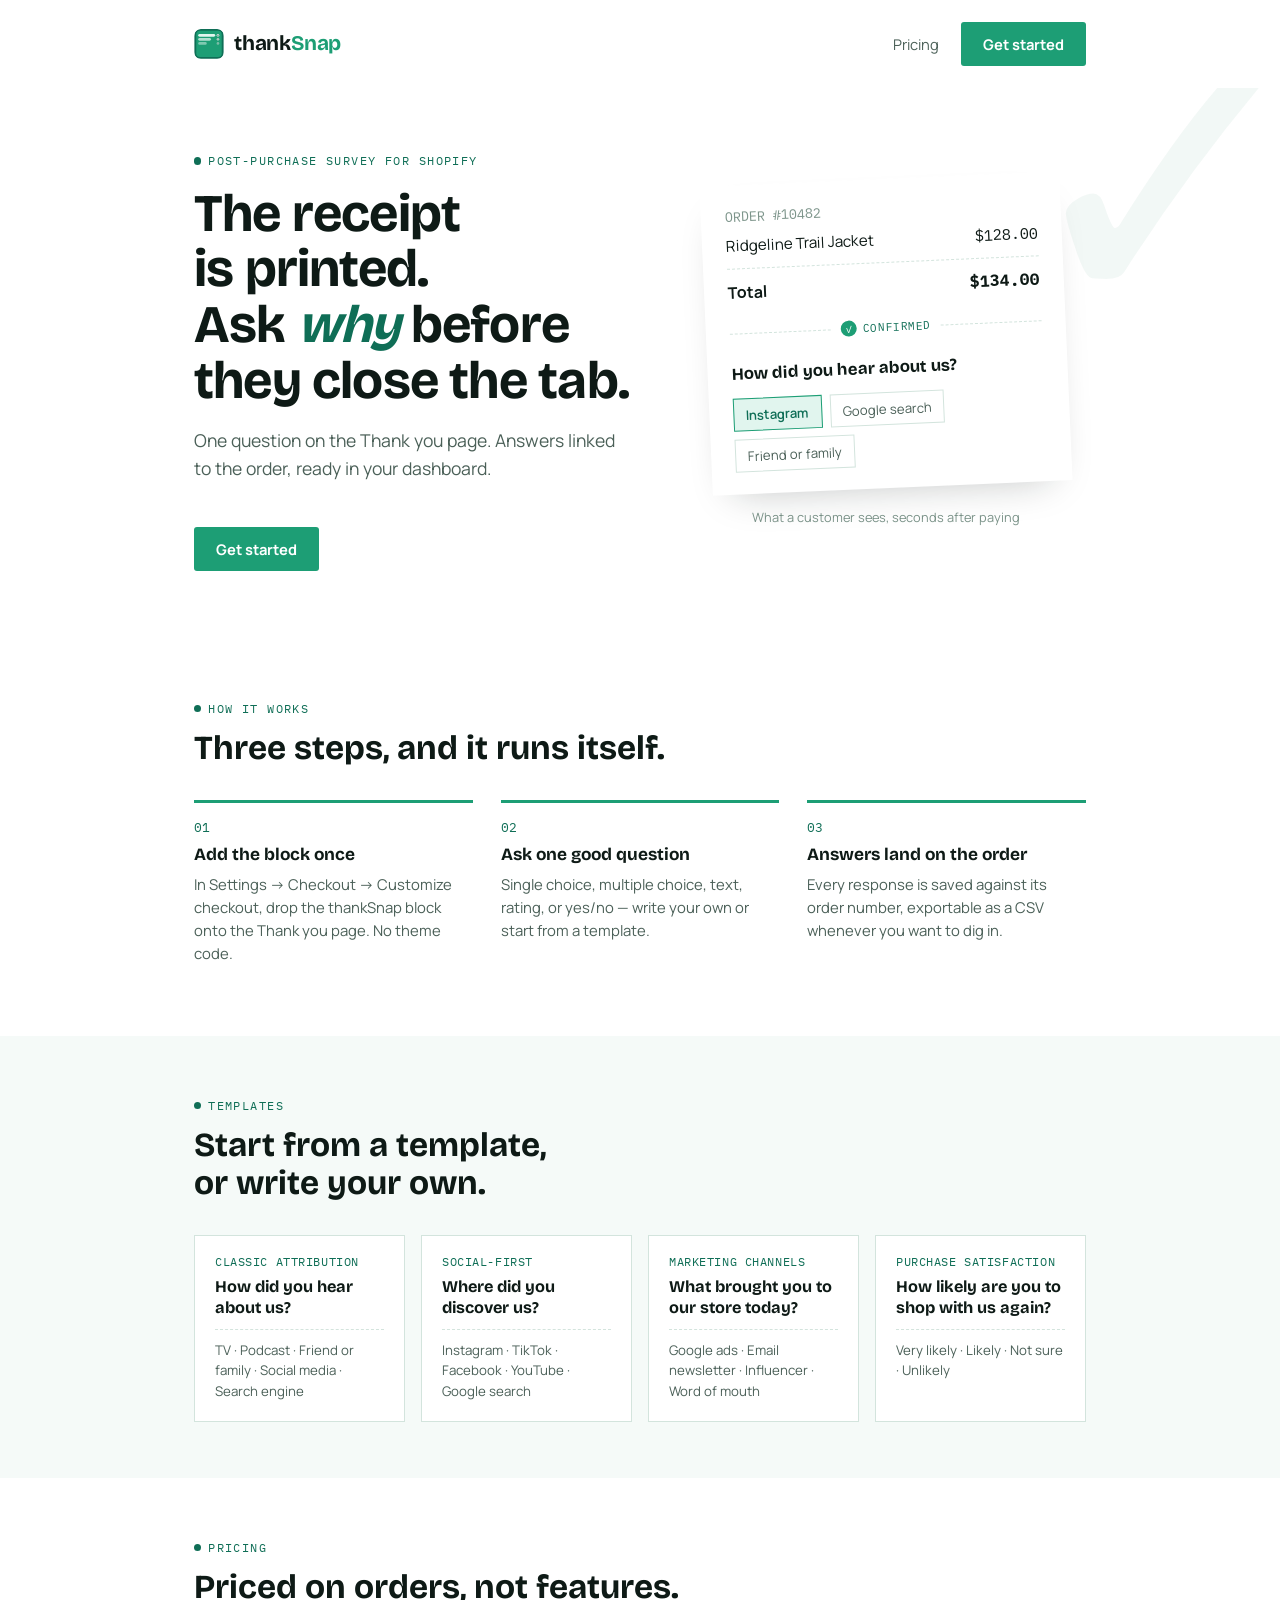
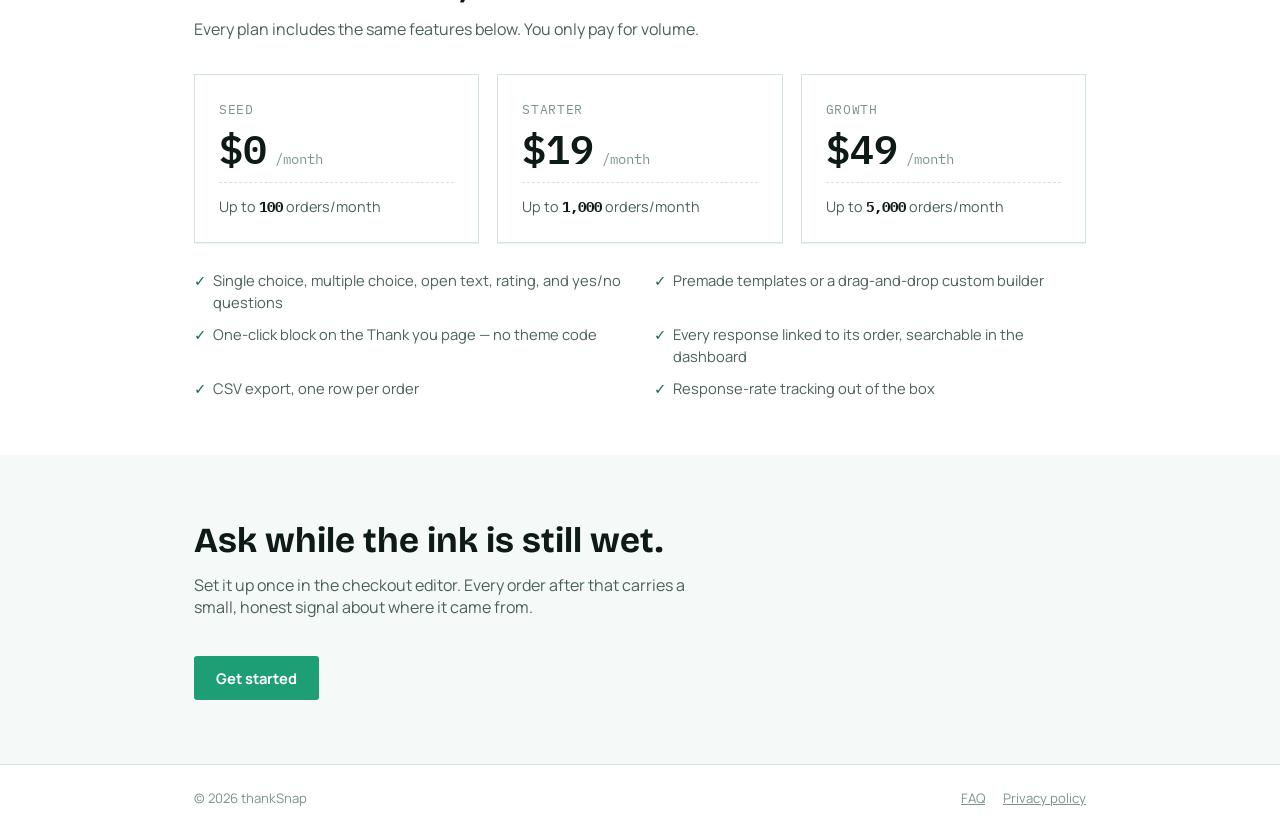
<file: index.html>
<!--
  thankSnap marketing site — https://thanksnap.com

  Three pages, one shared stylesheet (styles.css) and nav/footer shell:
    index.html   - this page, the pitch
    privacy.html - privacy policy
    faq.html     - frequently asked questions

  No JavaScript anywhere on the site (see vercel.json's `script-src
  'none'`) - nothing here needs it, including the FAQ accordion, which
  uses native <details>/<summary> rather than a script.
-->
<!doctype html>
<html lang="en">
<head>
<meta charset="UTF-8">
<meta name="viewport" content="width=device-width, initial-scale=1">
<title>thankSnap — Post-purchase survey for Shopify</title>
<meta name="description" content="Ask one question on the Shopify Thank you page. Answers linked to the order, ready in your dashboard.">
<link rel="icon" href="/favicon.svg" type="image/svg+xml">
<link rel="preconnect" href="https://fonts.googleapis.com">
<link rel="preconnect" href="https://fonts.gstatic.com" crossorigin>
<!-- Bricolage Grotesque: headlines. Manrope: body/UI text. IBM Plex Mono:
     order numbers, prices, percentages - anywhere digits should line up. -->
<link rel="stylesheet" href="https://fonts.googleapis.com/css2?family=Bricolage+Grotesque:ital,opsz,wght@0,12..96,200..800;1,12..96,200..800&family=Manrope:wght@400;500;600;700;800&family=IBM+Plex+Mono:wght@400;500;600&display=swap">
<link rel="stylesheet" href="/styles.css">
</head>
<body>

<nav class="nav">
  <div class="wrap">
    <a class="brand-lockup" href="#">
      <svg class="logo-mark" viewBox="0 0 1573 1608" role="img" aria-label="thankSnap">
        <rect x="104" y="100" width="1365" height="1400" rx="200" stroke="#0F6E56" stroke-width="200" stroke-linejoin="round"/>
        <rect x="104" y="100" width="1365" height="1400" rx="200" fill="#1D9E75"/>
        <rect x="208.65" y="263.33" width="910" height="145.83" rx="72.92" fill="#E1F5EE"/>
        <rect opacity="0.5" x="208.65" y="702" width="455" height="145.83" rx="72.92" fill="#E1F5EE"/>
        <rect opacity="0.75" x="208.65" y="482.67" width="682.5" height="145.83" rx="72.92" fill="#E1F5EE"/>
        <ellipse cx="1267.09" cy="336.25" rx="71.09" ry="72.92" fill="#D9D9D9"/>
        <ellipse opacity="0.5" cx="1267.09" cy="774.92" rx="71.09" ry="72.92" fill="#D9D9D9"/>
        <ellipse opacity="0.75" cx="1267.09" cy="555.58" rx="71.09" ry="72.92" fill="#D9D9D9"/>
        <ellipse cx="1267.66" cy="335.67" rx="28.44" ry="29.17" fill="#0F6E56"/>
      </svg>
      <span class="brand">thank<span class="accent">Snap</span></span>
    </a>
    <div class="nav-actions">
      <a class="btn-ghost" href="#pricing">Pricing</a>
      <a class="btn btn-primary" href="https://app.thanksnap.com">Get started</a>
    </div>
  </div>
</nav>

<header class="hero">
  <span class="mark" aria-hidden="true">&#10003;</span>
  <div class="wrap">
    <div>
      <span class="label">Post-purchase survey for Shopify</span>
      <h1>The receipt is printed.<br>Ask <em>why</em> before they close the tab.</h1>
      <p class="lede">One question on the Thank you page. Answers linked to the order, ready in your dashboard.</p>
      <a class="btn btn-primary" href="https://app.thanksnap.com">Get started</a>
    </div>

    <div>
      <div class="receipt" aria-hidden="true">
        <div class="receipt-top">
          <div class="order-no">ORDER #10482</div>
          <div class="order-line"><span>Ridgeline Trail Jacket</span><span class="num">$128.00</span></div>
          <div class="receipt-total"><span>Total</span><span class="num">$134.00</span></div>
        </div>
        <div class="receipt-divider">
          <span class="rule"></span>
          <span class="confirmed"><span class="dot-mark">&#10003;</span> Confirmed</span>
          <span class="rule"></span>
        </div>
        <div class="receipt-bottom">
          <div class="ask">How did you hear about us?</div>
          <div class="chip-row">
            <span class="chip picked">Instagram</span>
            <span class="chip">Google search</span>
            <span class="chip">Friend or family</span>
          </div>
        </div>
      </div>
      <p class="receipt-caption">What a customer sees, seconds after paying</p>
    </div>
  </div>
</header>

<section id="how-it-works">
  <div class="wrap">
    <div class="section-head">
      <span class="label">How it works</span>
      <h2>Three steps, and it runs itself.</h2>
    </div>
    <div class="steps">
      <div class="step">
        <div class="step-no">01</div>
        <h3>Add the block once</h3>
        <p>In Settings &rarr; Checkout &rarr; Customize checkout, drop the thankSnap block onto the Thank you page. No theme code.</p>
      </div>
      <div class="step">
        <div class="step-no">02</div>
        <h3>Ask one good question</h3>
        <p>Single choice, multiple choice, text, rating, or yes/no &mdash; write your own or start from a template.</p>
      </div>
      <div class="step">
        <div class="step-no">03</div>
        <h3>Answers land on the order</h3>
        <p>Every response is saved against its order number, exportable as a CSV whenever you want to dig in.</p>
      </div>
    </div>
  </div>
</section>

<section class="sunk" id="templates">
  <div class="wrap">
    <div class="section-head">
      <span class="label">Templates</span>
      <h2>Start from a template, or write your own.</h2>
    </div>
    <div class="stub-row">
      <div class="stub">
        <div class="stub-name">Classic attribution</div>
        <div class="stub-q">How did you hear about us?</div>
        <div class="stub-opts">TV &middot; Podcast &middot; Friend or family &middot; Social media &middot; Search engine</div>
      </div>
      <div class="stub">
        <div class="stub-name">Social-first</div>
        <div class="stub-q">Where did you discover us?</div>
        <div class="stub-opts">Instagram &middot; TikTok &middot; Facebook &middot; YouTube &middot; Google search</div>
      </div>
      <div class="stub">
        <div class="stub-name">Marketing channels</div>
        <div class="stub-q">What brought you to our store today?</div>
        <div class="stub-opts">Google ads &middot; Email newsletter &middot; Influencer &middot; Word of mouth</div>
      </div>
      <div class="stub">
        <div class="stub-name">Purchase satisfaction</div>
        <div class="stub-q">How likely are you to shop with us again?</div>
        <div class="stub-opts">Very likely &middot; Likely &middot; Not sure &middot; Unlikely</div>
      </div>
    </div>
  </div>
</section>

<section id="pricing">
  <div class="wrap">
    <div class="section-head">
      <span class="label">Pricing</span>
      <h2>Priced on orders, not features.</h2>
      <p>Every plan includes the same features below. You only pay for volume.</p>
    </div>
    <div class="price-row">
      <div class="price-card">
        <div class="tier-name">Seed</div>
        <div class="tier-price num">$0<span class="per"> /month</span></div>
        <div class="tier-cap">Up to <b>100</b> orders/month</div>
      </div>
      <div class="price-card">
        <div class="tier-name">Starter</div>
        <div class="tier-price num">$19<span class="per"> /month</span></div>
        <div class="tier-cap">Up to <b>1,000</b> orders/month</div>
      </div>
      <div class="price-card">
        <div class="tier-name">Growth</div>
        <div class="tier-price num">$49<span class="per"> /month</span></div>
        <div class="tier-cap">Up to <b>5,000</b> orders/month</div>
      </div>
    </div>
    <ul class="feature-list">
      <li>Single choice, multiple choice, open text, rating, and yes/no questions</li>
      <li>Premade templates or a drag-and-drop custom builder</li>
      <li>One-click block on the Thank you page &mdash; no theme code</li>
      <li>Every response linked to its order, searchable in the dashboard</li>
      <li>CSV export, one row per order</li>
      <li>Response-rate tracking out of the box</li>
    </ul>
  </div>
</section>

<section class="closer sunk">
  <div class="wrap">
    <h2>Ask while the ink is still wet.</h2>
    <p>Set it up once in the checkout editor. Every order after that carries a small, honest signal about where it came from.</p>
    <a class="btn btn-primary" href="https://app.thanksnap.com">Get started</a>
  </div>
</section>

<footer>
  <div class="wrap">
    <span>&copy; 2026 thankSnap</span>
    <div class="footer-links">
      <a href="/faq">FAQ</a>
      <a href="/privacy">Privacy policy</a>
    </div>
  </div>
</footer>

</body>
</html>
</file>
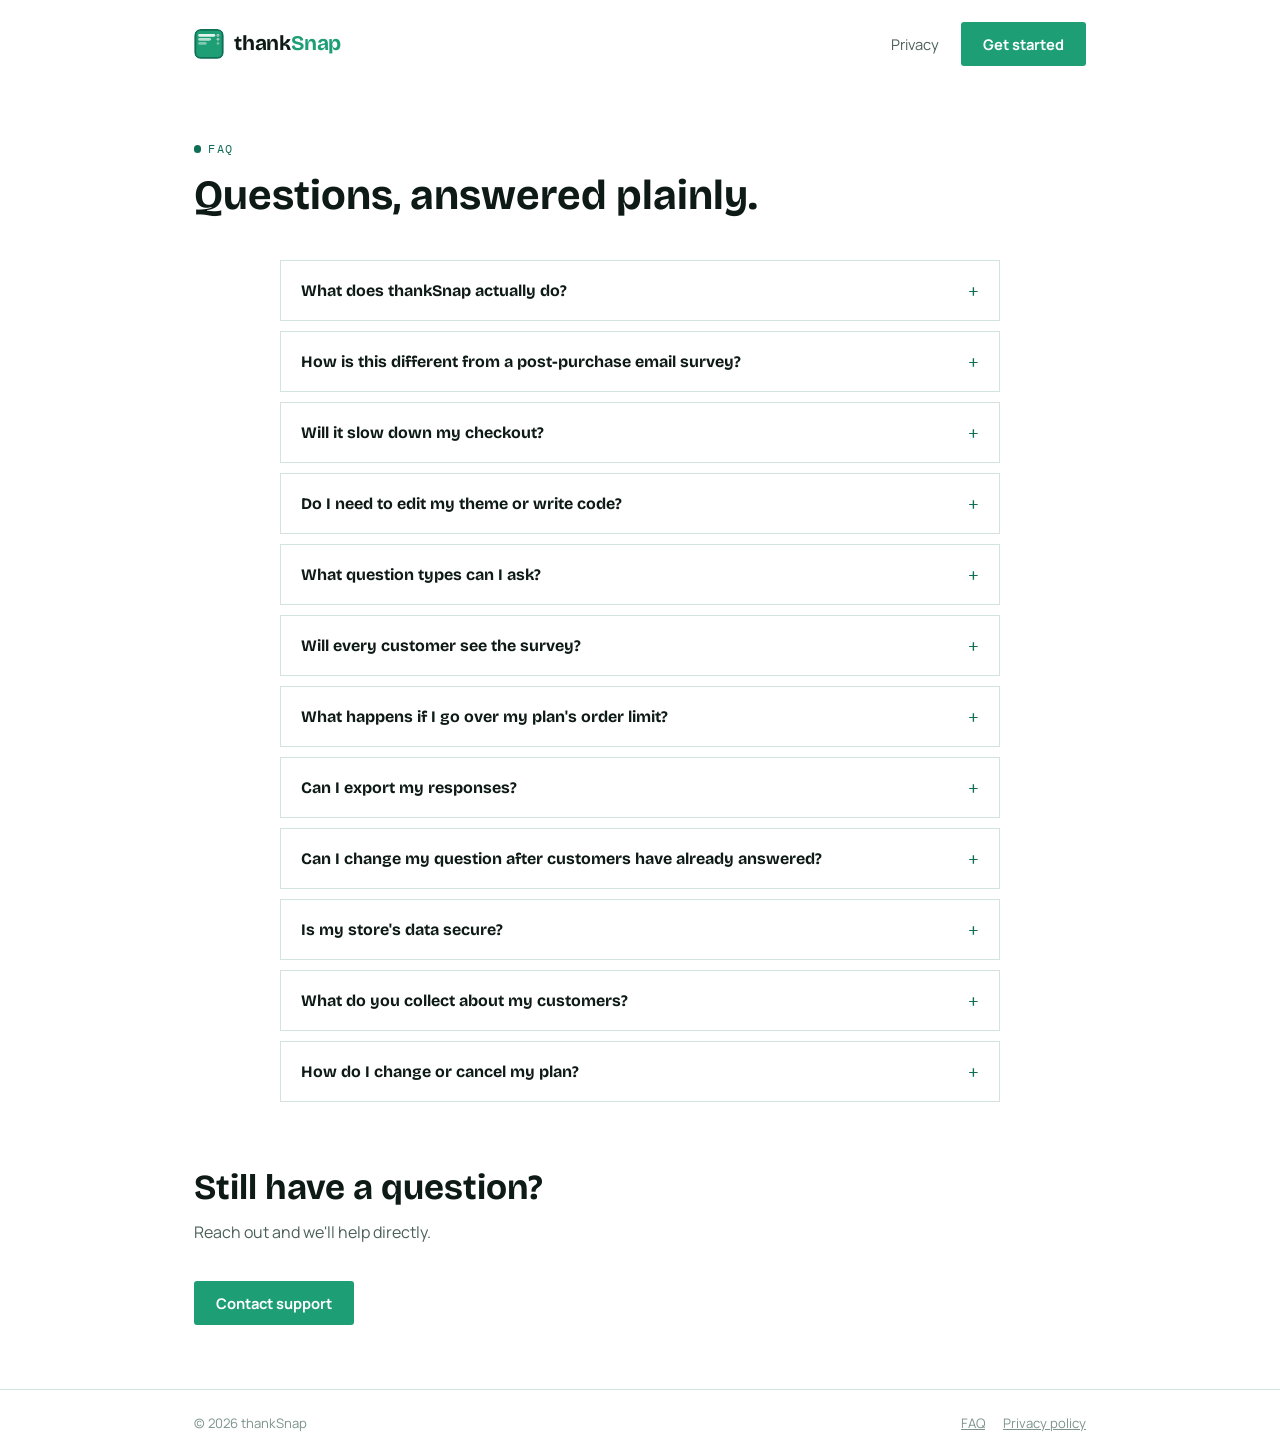
<file: faq.html>
<!--
  FAQ content, grounded in the app's actual behavior (see index.html's
  hero/how-it-works/pricing sections and the main app repo for the
  underlying facts - this page just answers follow-up questions those
  sections don't have room for).

  Accordion is native <details>/<summary>, no JavaScript - consistent
  with the rest of this site (see index.html's header comment).
-->
<!doctype html>
<html lang="en">
<head>
<meta charset="UTF-8">
<meta name="viewport" content="width=device-width, initial-scale=1">
<title>FAQ — thankSnap</title>
<meta name="description" content="Common questions about setting up, running, and paying for thankSnap.">
<link rel="icon" href="/favicon.svg" type="image/svg+xml">
<link rel="preconnect" href="https://fonts.googleapis.com">
<link rel="preconnect" href="https://fonts.gstatic.com" crossorigin>
<link rel="stylesheet" href="https://fonts.googleapis.com/css2?family=Bricolage+Grotesque:ital,opsz,wght@0,12..96,200..800;1,12..96,200..800&family=Manrope:wght@400;500;600;700;800&family=IBM+Plex+Mono:wght@400;500;600&display=swap">
<link rel="stylesheet" href="/styles.css">
</head>
<body>

<nav class="nav">
  <div class="wrap">
    <a class="brand-lockup" href="/">
      <svg class="logo-mark" viewBox="0 0 1573 1608" role="img" aria-label="thankSnap">
        <rect x="104" y="100" width="1365" height="1400" rx="200" stroke="#0F6E56" stroke-width="200" stroke-linejoin="round"/>
        <rect x="104" y="100" width="1365" height="1400" rx="200" fill="#1D9E75"/>
        <rect x="208.65" y="263.33" width="910" height="145.83" rx="72.92" fill="#E1F5EE"/>
        <rect opacity="0.5" x="208.65" y="702" width="455" height="145.83" rx="72.92" fill="#E1F5EE"/>
        <rect opacity="0.75" x="208.65" y="482.67" width="682.5" height="145.83" rx="72.92" fill="#E1F5EE"/>
        <ellipse cx="1267.09" cy="336.25" rx="71.09" ry="72.92" fill="#D9D9D9"/>
        <ellipse opacity="0.5" cx="1267.09" cy="774.92" rx="71.09" ry="72.92" fill="#D9D9D9"/>
        <ellipse opacity="0.75" cx="1267.09" cy="555.58" rx="71.09" ry="72.92" fill="#D9D9D9"/>
        <ellipse cx="1267.66" cy="335.67" rx="28.44" ry="29.17" fill="#0F6E56"/>
      </svg>
      <span class="brand">thank<span class="accent">Snap</span></span>
    </a>
    <div class="nav-actions">
      <a class="btn-ghost" href="/privacy">Privacy</a>
      <a class="btn btn-primary" href="https://app.thanksnap.com">Get started</a>
    </div>
  </div>
</nav>

<header class="doc-hero">
  <div class="wrap">
    <span class="label">FAQ</span>
    <h1>Questions, answered plainly.</h1>
  </div>
</header>

<div class="wrap">
  <div class="faq-list">
    <details class="faq-item">
      <summary>What does thankSnap actually do?</summary>
      <p>It adds a one-question survey to your Shopify checkout's Thank you page - the screen every customer sees right after paying. You pick the question (or start from a template); their answer is saved against that order, and you see the results in a dashboard.</p>
    </details>

    <details class="faq-item">
      <summary>How is this different from a post-purchase email survey?</summary>
      <p>Timing. An email survey gets opened by a fraction of buyers, days after the purchase. The Thank you page is seen by every paying customer, immediately, while the reason they bought is still fresh - that's the whole reason response rates are higher this way.</p>
    </details>

    <details class="faq-item">
      <summary>Will it slow down my checkout?</summary>
      <p>No. The survey loads as part of Shopify's own checkout extension system, which is built to keep checkout fast - it doesn't add a redirect or an extra page.</p>
    </details>

    <details class="faq-item">
      <summary>Do I need to edit my theme or write code?</summary>
      <p>No. You add the thankSnap block once, in Settings &rarr; Checkout &rarr; Customize checkout - a visual editor, not code. See the "How it works" section on the <a href="/">home page</a> for the exact steps.</p>
    </details>

    <details class="faq-item">
      <summary>What question types can I ask?</summary>
      <p>Single choice, multiple choice, open text, rating, and yes/no. Use one of the built-in templates to start, or write your own question and options from scratch.</p>
    </details>

    <details class="faq-item">
      <summary>Will every customer see the survey?</summary>
      <p>Every customer who reaches the Thank you page will see it, as long as your current plan hasn't reached its monthly order limit (see pricing below) - if it has, the survey simply stops showing until the next month or an upgrade, nothing else in the app is affected.</p>
    </details>

    <details class="faq-item">
      <summary>What happens if I go over my plan's order limit?</summary>
      <p>The survey stops appearing on the Thank you page until either the next calendar month starts or you upgrade - everything else (your dashboard, past responses, settings) keeps working normally.</p>
    </details>

    <details class="faq-item">
      <summary>Can I export my responses?</summary>
      <p>Yes - every plan includes CSV export, one row per order and one column per question, so you can analyze it however you like outside the app.</p>
    </details>

    <details class="faq-item">
      <summary>Can I change my question after customers have already answered?</summary>
      <p>Yes, at any time. Past responses stay linked to the question they answered; editing the question going forward doesn't change what's already been recorded.</p>
    </details>

    <details class="faq-item">
      <summary>Is my store's data secure?</summary>
      <p>Access tokens are encrypted at rest, every database table has row-level security enabled, and all webhook traffic is signature-verified. See the <a href="/privacy">privacy policy</a> for the full picture of what's collected and how it's protected.</p>
    </details>

    <details class="faq-item">
      <summary>What do you collect about my customers?</summary>
      <p>Their survey answer and the order it's attached to - never their name, email, or phone number. Full detail is in the <a href="/privacy">privacy policy</a>.</p>
    </details>

    <details class="faq-item">
      <summary>How do I change or cancel my plan?</summary>
      <p>Billing is handled by Shopify directly - use the "Manage plan" button on the app's Billing page at any time to switch tiers or cancel.</p>
    </details>
  </div>
</div>

<section class="closer">
  <div class="wrap">
    <h2>Still have a question?</h2>
    <p>Reach out and we'll help directly.</p>
    <a class="btn btn-primary" href="mailto:support@thanksnap.com">Contact support</a>
  </div>
</section>

<footer>
  <div class="wrap">
    <span>&copy; 2026 thankSnap</span>
    <div class="footer-links">
      <a href="/faq">FAQ</a>
      <a href="/privacy">Privacy policy</a>
    </div>
  </div>
</footer>

</body>
</html>
</file>
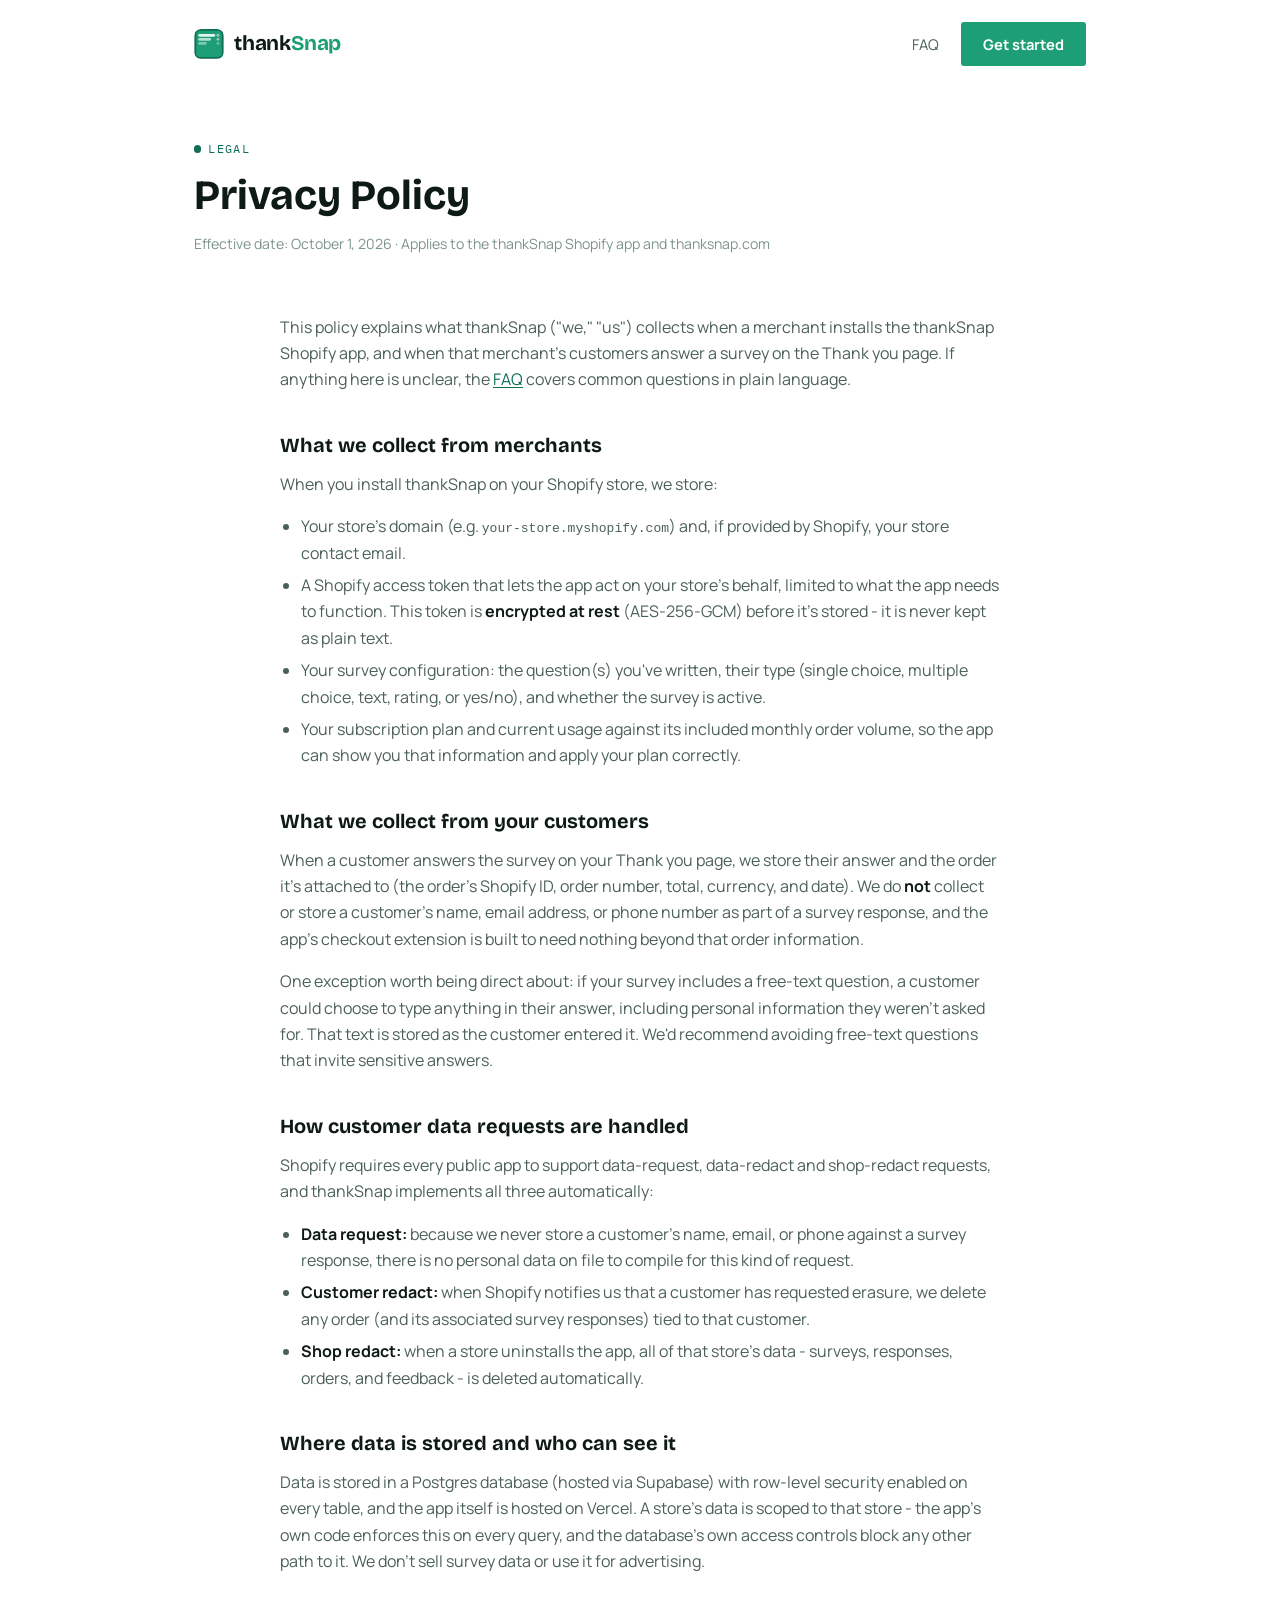
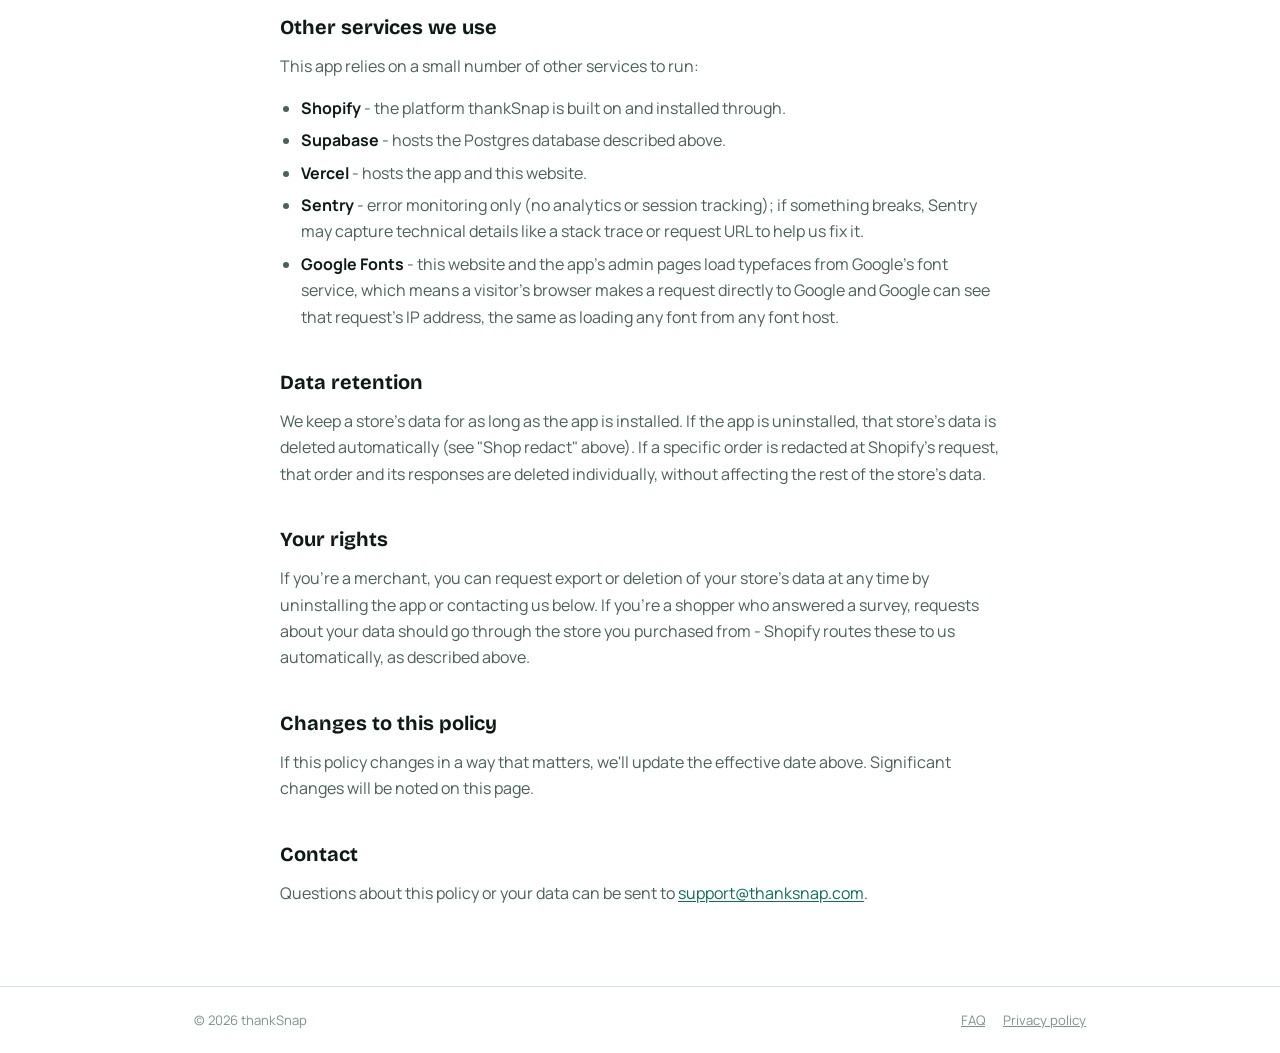
<file: privacy.html>
<!--
  Privacy policy content is grounded in what the thankSnap app actually
  does, per its own codebase (not generic boilerplate):
    - never stores a customer's name, email, or phone against a survey
      response (see the main app's webhooks.customers.data_request.tsx)
    - stores only: the survey answer itself, and the order's Shopify ID/
      number/total/currency/date (see prisma/schema.prisma's Order and
      Response models)
    - access tokens are encrypted at rest, AES-256-GCM (see the main app's
      encrypted-session-storage.server.ts)
    - customer data-request/redact and shop/redact are handled via
      Shopify's mandatory compliance webhooks, automatically

  Fields marked [LIKE THIS] are business/legal details only the site
  owner can fill in (entity name, contact address, effective date) -
  this page is a grounded draft, not a substitute for legal review.
-->
<!doctype html>
<html lang="en">
<head>
<meta charset="UTF-8">
<meta name="viewport" content="width=device-width, initial-scale=1">
<title>Privacy Policy — thankSnap</title>
<meta name="description" content="What thankSnap collects, why, and how it's protected.">
<link rel="icon" href="/favicon.svg" type="image/svg+xml">
<link rel="preconnect" href="https://fonts.googleapis.com">
<link rel="preconnect" href="https://fonts.gstatic.com" crossorigin>
<link rel="stylesheet" href="https://fonts.googleapis.com/css2?family=Bricolage+Grotesque:ital,opsz,wght@0,12..96,200..800;1,12..96,200..800&family=Manrope:wght@400;500;600;700;800&family=IBM+Plex+Mono:wght@400;500;600&display=swap">
<link rel="stylesheet" href="/styles.css">
</head>
<body>

<nav class="nav">
  <div class="wrap">
    <a class="brand-lockup" href="/">
      <svg class="logo-mark" viewBox="0 0 1573 1608" role="img" aria-label="thankSnap">
        <rect x="104" y="100" width="1365" height="1400" rx="200" stroke="#0F6E56" stroke-width="200" stroke-linejoin="round"/>
        <rect x="104" y="100" width="1365" height="1400" rx="200" fill="#1D9E75"/>
        <rect x="208.65" y="263.33" width="910" height="145.83" rx="72.92" fill="#E1F5EE"/>
        <rect opacity="0.5" x="208.65" y="702" width="455" height="145.83" rx="72.92" fill="#E1F5EE"/>
        <rect opacity="0.75" x="208.65" y="482.67" width="682.5" height="145.83" rx="72.92" fill="#E1F5EE"/>
        <ellipse cx="1267.09" cy="336.25" rx="71.09" ry="72.92" fill="#D9D9D9"/>
        <ellipse opacity="0.5" cx="1267.09" cy="774.92" rx="71.09" ry="72.92" fill="#D9D9D9"/>
        <ellipse opacity="0.75" cx="1267.09" cy="555.58" rx="71.09" ry="72.92" fill="#D9D9D9"/>
        <ellipse cx="1267.66" cy="335.67" rx="28.44" ry="29.17" fill="#0F6E56"/>
      </svg>
      <span class="brand">thank<span class="accent">Snap</span></span>
    </a>
    <div class="nav-actions">
      <a class="btn-ghost" href="/faq">FAQ</a>
      <a class="btn btn-primary" href="https://app.thanksnap.com">Get started</a>
    </div>
  </div>
</nav>

<header class="doc-hero">
  <div class="wrap">
    <span class="label">Legal</span>
    <h1>Privacy Policy</h1>
    <p class="doc-meta">Effective date: October 1, 2026 &middot; Applies to the thankSnap Shopify app and thanksnap.com</p>
  </div>
</header>

<div class="wrap">
  <article class="doc">
    <p>
      This policy explains what thankSnap ("we," "us") collects when a
      merchant installs the thankSnap Shopify app, and when that merchant's
      customers answer a survey on the Thank you page. If anything here is
      unclear, the <a href="/faq">FAQ</a> covers common questions in plain
      language.
    </p>

    <h2>What we collect from merchants</h2>
    <p>When you install thankSnap on your Shopify store, we store:</p>
    <ul>
      <li>Your store's domain (e.g. <code>your-store.myshopify.com</code>) and, if provided by Shopify, your store contact email.</li>
      <li>A Shopify access token that lets the app act on your store's behalf, limited to what the app needs to function. This token is <strong>encrypted at rest</strong> (AES-256-GCM) before it's stored - it is never kept as plain text.</li>
      <li>Your survey configuration: the question(s) you've written, their type (single choice, multiple choice, text, rating, or yes/no), and whether the survey is active.</li>
      <li>Your subscription plan and current usage against its included monthly order volume, so the app can show you that information and apply your plan correctly.</li>
    </ul>

    <h2>What we collect from your customers</h2>
    <p>
      When a customer answers the survey on your Thank you page, we store
      their answer and the order it's attached to (the order's Shopify ID,
      order number, total, currency, and date). We do <strong>not</strong>
      collect or store a customer's name, email address, or phone number
      as part of a survey response, and the app's checkout extension is
      built to need nothing beyond that order information.
    </p>
    <p>
      One exception worth being direct about: if your survey includes a
      free-text question, a customer could choose to type anything in
      their answer, including personal information they weren't asked for.
      That text is stored as the customer entered it. We'd recommend
      avoiding free-text questions that invite sensitive answers.
    </p>

    <h2>How customer data requests are handled</h2>
    <p>
      Shopify requires every public app to support data-request, data-redact
      and shop-redact requests, and thankSnap implements all three
      automatically:
    </p>
    <ul>
      <li><strong>Data request:</strong> because we never store a customer's name, email, or phone against a survey response, there is no personal data on file to compile for this kind of request.</li>
      <li><strong>Customer redact:</strong> when Shopify notifies us that a customer has requested erasure, we delete any order (and its associated survey responses) tied to that customer.</li>
      <li><strong>Shop redact:</strong> when a store uninstalls the app, all of that store's data - surveys, responses, orders, and feedback - is deleted automatically.</li>
    </ul>

    <h2>Where data is stored and who can see it</h2>
    <p>
      Data is stored in a Postgres database (hosted via Supabase) with
      row-level security enabled on every table, and the app itself is
      hosted on Vercel. A store's data is scoped to that store - the app's
      own code enforces this on every query, and the database's own access
      controls block any other path to it. We don't sell survey data or
      use it for advertising.
    </p>

    <h2>Other services we use</h2>
    <p>This app relies on a small number of other services to run:</p>
    <ul>
      <li><strong>Shopify</strong> - the platform thankSnap is built on and installed through.</li>
      <li><strong>Supabase</strong> - hosts the Postgres database described above.</li>
      <li><strong>Vercel</strong> - hosts the app and this website.</li>
      <li><strong>Sentry</strong> - error monitoring only (no analytics or session tracking); if something breaks, Sentry may capture technical details like a stack trace or request URL to help us fix it.</li>
      <li><strong>Google Fonts</strong> - this website and the app's admin pages load typefaces from Google's font service, which means a visitor's browser makes a request directly to Google and Google can see that request's IP address, the same as loading any font from any font host.</li>
    </ul>

    <h2>Data retention</h2>
    <p>
      We keep a store's data for as long as the app is installed. If the
      app is uninstalled, that store's data is deleted automatically (see
      "Shop redact" above). If a specific order is redacted at Shopify's
      request, that order and its responses are deleted individually,
      without affecting the rest of the store's data.
    </p>

    <h2>Your rights</h2>
    <p>
      If you're a merchant, you can request export or deletion of your
      store's data at any time by uninstalling the app or contacting us
      below. If you're a shopper who answered a survey, requests about
      your data should go through the store you purchased from - Shopify
      routes these to us automatically, as described above.
    </p>

    <h2>Changes to this policy</h2>
    <p>
      If this policy changes in a way that matters, we'll update the
      effective date above. Significant changes will be noted on this
      page.
    </p>

    <h2>Contact</h2>
    <p>
      Questions about this policy or your data can be sent to
      <a href="mailto:support@thanksnap.com">support@thanksnap.com</a>.
    </p>
  </article>
</div>

<footer>
  <div class="wrap">
    <span>&copy; 2026 thankSnap</span>
    <div class="footer-links">
      <a href="/faq">FAQ</a>
      <a href="/privacy">Privacy policy</a>
    </div>
  </div>
</footer>

</body>
</html>
</file>
<file: styles.css>
/*
  thankSnap marketing site - shared stylesheet.
  Used by index.html, privacy.html, and faq.html so the design tokens and
  nav/footer/button rules exist in exactly one place. See index.html's own
  header comment for the fuller rationale (why no JS, theming approach,
  etc.) - this file only covers the CSS itself.
*/

/* ============================================================
   DESIGN TOKENS
   Light palette is the source of truth (bare :root). The two
   blocks below only override what changes for dark mode - an
   explicit dark-mode choice (:root[data-theme="dark"]) wins over
   the OS default (@media prefers-color-scheme), and an explicit
   light choice wins over a dark OS default in the other direction.
   ============================================================ */
:root {
  --paper: #FFFFFF;        /* page background */
  --paper-sunk: #F5FAF8;   /* recessed section background (templates, closer) */
  --ink: #0E1A16;          /* primary text */
  --ink-soft: #4B6058;     /* secondary text */
  --ink-faint: #7C948A;    /* tertiary / label text */
  --line: #D3E4DD;         /* hairline borders, dashed dividers */
  --accent: #1D9E75;       /* brand green - buttons, links, highlights */
  --accent-deep: #0F6E56;  /* darker brand green - hover states, emphasis text */

  --watermark: rgba(15,110,86,0.05);       /* the giant faint checkmark behind the hero headline */
  --shadow: 0 18px 40px -22px rgba(14,26,22,0.28);  /* the tilted receipt card */
  --shadow-sm: 0 1px 0 rgba(14,26,22,0.06);         /* pricing cards */

  /* Fixed (never flips with theme) - the receipt is a photographed white
     paper artifact, not a themed UI surface, so its own ink/accent/line
     colors stay put regardless of the viewer's light/dark preference. */
  --receipt-ink: #0E1A16;
  --receipt-ink-soft: #4B6058;
  --receipt-ink-faint: #7C948A;
  --receipt-line: #D3E4DD;
  --receipt-accent: #1D9E75;
  --receipt-accent-deep: #0F6E56;
  --receipt-mint: #E1F5EE;
}

@media (prefers-color-scheme: dark) {
  :root:not([data-theme="light"]) {
    --paper: #0B1512;
    --paper-sunk: #101E19;
    --ink: #EAF6F1;
    --ink-soft: #A9C4BA;
    --ink-faint: #6E8A80;
    --line: #23362E;
    --accent: #34C795;
    --accent-deep: #8FE9C4;

    --watermark: rgba(52,199,149,0.07);
    --shadow: 0 18px 40px -18px rgba(0,0,0,0.6);
    --shadow-sm: 0 1px 0 rgba(0,0,0,0.5);
  }
}
:root[data-theme="dark"] {
  --paper: #0B1512;
  --paper-sunk: #101E19;
  --ink: #EAF6F1;
  --ink-soft: #A9C4BA;
  --ink-faint: #6E8A80;
  --line: #23362E;
  --accent: #34C795;
  --accent-deep: #8FE9C4;

  --watermark: rgba(52,199,149,0.07);
  --shadow: 0 18px 40px -18px rgba(0,0,0,0.6);
  --shadow-sm: 0 1px 0 rgba(0,0,0,0.5);
}

/* ============================================================
   BASE
   ============================================================ */
* { box-sizing: border-box; }
body {
  background: var(--paper);
  color: var(--ink);
  font-family: "Manrope", system-ui, sans-serif;
  margin: 0;
}
a { color: inherit; }
a:focus-visible, button:focus-visible { outline: 2px solid var(--accent); outline-offset: 3px; }
h1, h2, h3 { font-family: "Bricolage Grotesque", system-ui, sans-serif; text-wrap: balance; margin: 0; font-weight: 700; }
/* Small uppercase mono label used above section headings (e.g. "PRICING") */
.label {
  font-family: "IBM Plex Mono", monospace;
  font-size: 0.74rem;
  letter-spacing: 0.12em;
  text-transform: uppercase;
  color: var(--accent-deep);
  display: inline-flex;
  align-items: center;
  gap: 0.6em;
}
.label::before { content: ""; width: 0.6em; height: 0.6em; border-radius: 50%; background: currentColor; }
/* Tabular figures for anything where digits need to line up (prices, counts) */
.num { font-family: "IBM Plex Mono", monospace; font-variant-numeric: tabular-nums; }

.wrap { max-width: 1020px; margin: 0 auto; padding-inline: max(16px, 5vw); }
section { padding-block: 56px; }
section.sunk { background: var(--paper-sunk); }
.section-head { max-width: 58ch; }
.section-head h2 { margin-top: 12px; font-size: clamp(1.6rem, 2.8vw, 2.1rem); line-height: 1.15; }
.section-head p { margin-top: 10px; color: var(--ink-soft); line-height: 1.55; }

/* ---------- Nav ---------- */
.nav { padding-block: 22px; }
.nav .wrap { display: flex; align-items: center; justify-content: space-between; gap: 16px; flex-wrap: wrap; }
.brand-lockup { display: inline-flex; align-items: center; gap: 10px; text-decoration: none; color: var(--ink); }
.logo-mark { width: 30px; height: 30px; border-radius: 7px; display: block; }
.brand { font-family: "Bricolage Grotesque", system-ui, sans-serif; font-weight: 700; font-size: 1.3rem; letter-spacing: -0.01em; }
.brand .accent { color: var(--accent); }
.nav-actions { display: flex; align-items: center; gap: 22px; }
.btn {
  font-family: "Manrope", sans-serif;
  font-weight: 700;
  font-size: 0.92rem;
  border: none;
  cursor: pointer;
  text-decoration: none;
  display: inline-flex;
  align-items: center;
  padding: 0.8em 1.5em;
  border-radius: 3px;
}
.btn-primary { background: var(--accent); color: #FFFFFF; }
.btn-primary:hover { background: var(--accent-deep); }
.btn-ghost { background: transparent; color: var(--ink-soft); font-size: 0.92rem; text-decoration: none; padding: 0.8em 0; }
.btn-ghost:hover { color: var(--accent-deep); }

/* ---------- Hero ---------- */
.hero { padding-block: 60px 68px; position: relative; overflow: hidden; }
.hero .wrap { display: grid; grid-template-columns: 1.05fr 0.95fr; gap: 52px; align-items: center; position: relative; z-index: 1; }
.hero h1 {
  margin-top: 16px;
  font-size: clamp(2.2rem, 4.6vw, 3.3rem);
  line-height: 1.06;
  letter-spacing: -0.015em;
}
.hero h1 em { font-style: italic; color: var(--accent-deep); }
.hero p.lede { margin-top: 18px; font-size: 1.1rem; line-height: 1.55; color: var(--ink-soft); max-width: 40ch; }
.hero .btn-primary { margin-top: 28px; }

/* Giant decorative checkmark behind the headline, clipped by the hero's
   overflow:hidden. Purely atmospheric - hidden on phones where there's
   no room for it to read as anything but clutter. */
.mark {
  position: absolute;
  right: -50px;
  top: -90px;
  font-family: "Bricolage Grotesque", system-ui, sans-serif;
  font-weight: 700;
  font-size: 24rem;
  line-height: 1;
  color: var(--watermark);
  user-select: none;
  z-index: 0;
}

/* ---- Receipt/survey mock card (fixed light palette, see --receipt-*
       tokens above) - a non-interactive illustration of what a buyer
       sees on the real Thank you page, tilted slightly for a
       "photographed object" feel rather than a flat screenshot. ---- */
.receipt {
  background: #FFFFFF;
  color: var(--receipt-ink);
  box-shadow: var(--shadow);
  max-width: 360px;
  margin-inline: auto;
  transform: rotate(-2.5deg);
  position: relative;
}
.receipt-top, .receipt-bottom { padding: 22px 24px; }
.receipt-top .order-no { font-family: "IBM Plex Mono", monospace; font-size: 0.85rem; color: var(--receipt-ink-faint); }
.receipt-top .order-line { display: flex; justify-content: space-between; margin-top: 10px; font-size: 0.95rem; }
.receipt-total {
  margin-top: 12px; padding-top: 12px; border-top: 1px dashed var(--receipt-line);
  display: flex; justify-content: space-between; font-weight: 700;
}
.receipt-divider { display: flex; align-items: center; gap: 10px; padding: 0 24px; }
.receipt-divider .rule { flex: 1; border-top: 1px dashed var(--receipt-line); }
.confirmed {
  display: inline-flex; align-items: center; gap: 6px;
  font-family: "IBM Plex Mono", monospace; font-size: 0.7rem; letter-spacing: 0.05em; text-transform: uppercase;
  color: var(--receipt-accent-deep);
}
.confirmed .dot-mark {
  width: 16px; height: 16px; border-radius: 50%; background: var(--receipt-accent); color: #fff;
  display: inline-flex; align-items: center; justify-content: center; font-size: 0.62rem;
}
.receipt-bottom .ask { font-family: "Bricolage Grotesque", system-ui, sans-serif; font-weight: 700; font-size: 1.05rem; }
.chip-row { margin-top: 14px; display: flex; flex-wrap: wrap; gap: 8px; }
.chip { font-size: 0.82rem; padding: 0.5em 0.9em; border: 1px solid var(--receipt-line); color: var(--receipt-ink-soft); }
.chip.picked { border-color: var(--receipt-accent); background: var(--receipt-mint); color: var(--receipt-accent-deep); font-weight: 600; }
.receipt-caption { text-align: center; font-size: 0.8rem; color: var(--ink-faint); margin-top: 20px; }

/* ---------- How it works (3-step explanation) ---------- */
.steps { margin-top: 32px; display: grid; grid-template-columns: repeat(3, 1fr); gap: 28px; }
.step { border-top: 3px solid var(--accent); padding-top: 16px; }
.step .step-no { font-family: "IBM Plex Mono", monospace; font-size: 0.82rem; color: var(--accent-deep); }
.step h3 { font-size: 1.08rem; margin-top: 8px; }
.step p { margin-top: 8px; font-size: 0.93rem; color: var(--ink-soft); line-height: 1.55; }

/* ---------- Templates (the 4 built-in starting-point surveys) ---------- */
.stub-row { margin-top: 32px; display: grid; grid-template-columns: repeat(4, 1fr); gap: 16px; }
.stub { background: var(--paper); border: 1px solid var(--line); padding: 18px 20px 20px; }
.stub .stub-name {
  font-family: "IBM Plex Mono", monospace; font-size: 0.72rem; letter-spacing: 0.05em;
  text-transform: uppercase; color: var(--accent-deep);
}
.stub .stub-q { margin-top: 8px; font-family: "Bricolage Grotesque", system-ui, sans-serif; font-weight: 700; font-size: 1.02rem; line-height: 1.28; }
.stub .stub-opts {
  margin-top: 10px; padding-top: 10px; border-top: 1px dashed var(--line);
  font-size: 0.83rem; color: var(--ink-soft); line-height: 1.55;
}

/* ---------- Pricing ---------- */
.price-row { margin-top: 32px; display: grid; grid-template-columns: repeat(auto-fit, minmax(220px, 1fr)); gap: 18px; }
.price-card { background: var(--paper); border: 1px solid var(--line); box-shadow: var(--shadow-sm); padding: 26px 24px; }
.price-card .tier-name { font-family: "IBM Plex Mono", monospace; font-size: 0.8rem; letter-spacing: 0.05em; text-transform: uppercase; color: var(--ink-faint); }
.price-card .tier-price { margin-top: 10px; font-family: "IBM Plex Mono", monospace; font-variant-numeric: tabular-nums; font-size: 2.5rem; font-weight: 600; line-height: 1; }
.price-card .tier-price .per { font-size: 0.9rem; font-weight: 400; color: var(--ink-faint); }
.price-card .tier-cap { margin-top: 14px; padding-top: 14px; border-top: 1px dashed var(--line); font-size: 0.9rem; color: var(--ink-soft); }
.price-card .tier-cap b { color: var(--ink); font-family: "IBM Plex Mono", monospace; }

/* Feature checklist shared across every pricing tier */
.feature-list { margin: 26px 0 0; padding: 0; display: grid; grid-template-columns: repeat(2, 1fr); gap: 10px 28px; }
.feature-list li {
  list-style: none; font-size: 0.92rem; color: var(--ink-soft);
  padding-left: 1.3em; position: relative; line-height: 1.5;
}
.feature-list li::before { content: "\2713"; position: absolute; left: 0; color: var(--accent-deep); font-weight: 700; }

/* ---------- Closing CTA ---------- */
.closer { text-align: left; padding-block: 64px; }
.closer h2 { font-size: clamp(1.7rem, 3.2vw, 2.2rem); }
.closer p { margin-top: 12px; color: var(--ink-soft); max-width: 50ch; }
.closer .btn-primary { margin-top: 22px; }

footer { border-top: 1px solid var(--line); padding-block: 24px; }
footer .wrap { display: flex; justify-content: space-between; flex-wrap: wrap; gap: 16px 10px; font-size: 0.82rem; color: var(--ink-faint); }
footer .footer-links { display: flex; gap: 18px; }
footer .footer-links a:hover { color: var(--ink-soft); }

/* ============================================================
   DOCUMENT PAGES (privacy, FAQ) - long-form reading content, as
   opposed to the marketing sections above. Narrower measure, more
   vertical rhythm between headings.
   ============================================================ */
.doc-hero { padding-block: 48px 8px; }
.doc-hero h1 { font-size: clamp(1.9rem, 4vw, 2.6rem); }
.doc-hero .label { margin-bottom: 14px; }
.doc-meta { margin-top: 14px; color: var(--ink-faint); font-size: 0.88rem; }

.doc { max-width: 720px; margin: 0 auto; padding-block: 24px 64px; }
.doc h2 { font-size: 1.25rem; margin-top: 40px; }
.doc h2:first-child { margin-top: 0; }
.doc p { margin-top: 14px; line-height: 1.65; color: var(--ink-soft); }
.doc ul, .doc ol { margin-top: 14px; padding-left: 1.3em; line-height: 1.65; color: var(--ink-soft); }
.doc li + li { margin-top: 6px; }
.doc strong { color: var(--ink); }
.doc a { color: var(--accent-deep); text-decoration: underline; text-underline-offset: 2px; }

/* FAQ items as native <details>/<summary> - no JS needed for expand/collapse */
.faq-list { max-width: 720px; margin: 32px auto 0; display: flex; flex-direction: column; gap: 10px; }
.faq-item { border: 1px solid var(--line); background: var(--paper); }
.faq-item summary {
  cursor: pointer;
  list-style: none;
  padding: 18px 20px;
  display: flex;
  align-items: center;
  justify-content: space-between;
  gap: 16px;
  font-family: "Bricolage Grotesque", system-ui, sans-serif;
  font-weight: 700;
  font-size: 1rem;
}
.faq-item summary::-webkit-details-marker { display: none; }
.faq-item summary::after {
  content: "+";
  font-family: "IBM Plex Mono", monospace;
  font-weight: 400;
  font-size: 1.1rem;
  color: var(--accent-deep);
  flex-shrink: 0;
}
.faq-item[open] summary::after { content: "\2212"; } /* minus sign */
.faq-item p {
  margin: 0;
  padding: 0 20px 20px;
  color: var(--ink-soft);
  line-height: 1.6;
  font-size: 0.94rem;
}

/* ---------- Responsive ---------- */
@media (max-width: 900px) {
  .stub-row { grid-template-columns: repeat(2, 1fr); } /* 4 templates -> 2x2 */
}
@media (max-width: 760px) {
  .hero .wrap { grid-template-columns: 1fr; }   /* stack headline above the receipt card */
  .steps { grid-template-columns: 1fr; }
  .stub-row { grid-template-columns: 1fr; }
  .feature-list { grid-template-columns: 1fr; }
  .mark { display: none; }  /* no room for the watermark at phone width */
}
</file>
